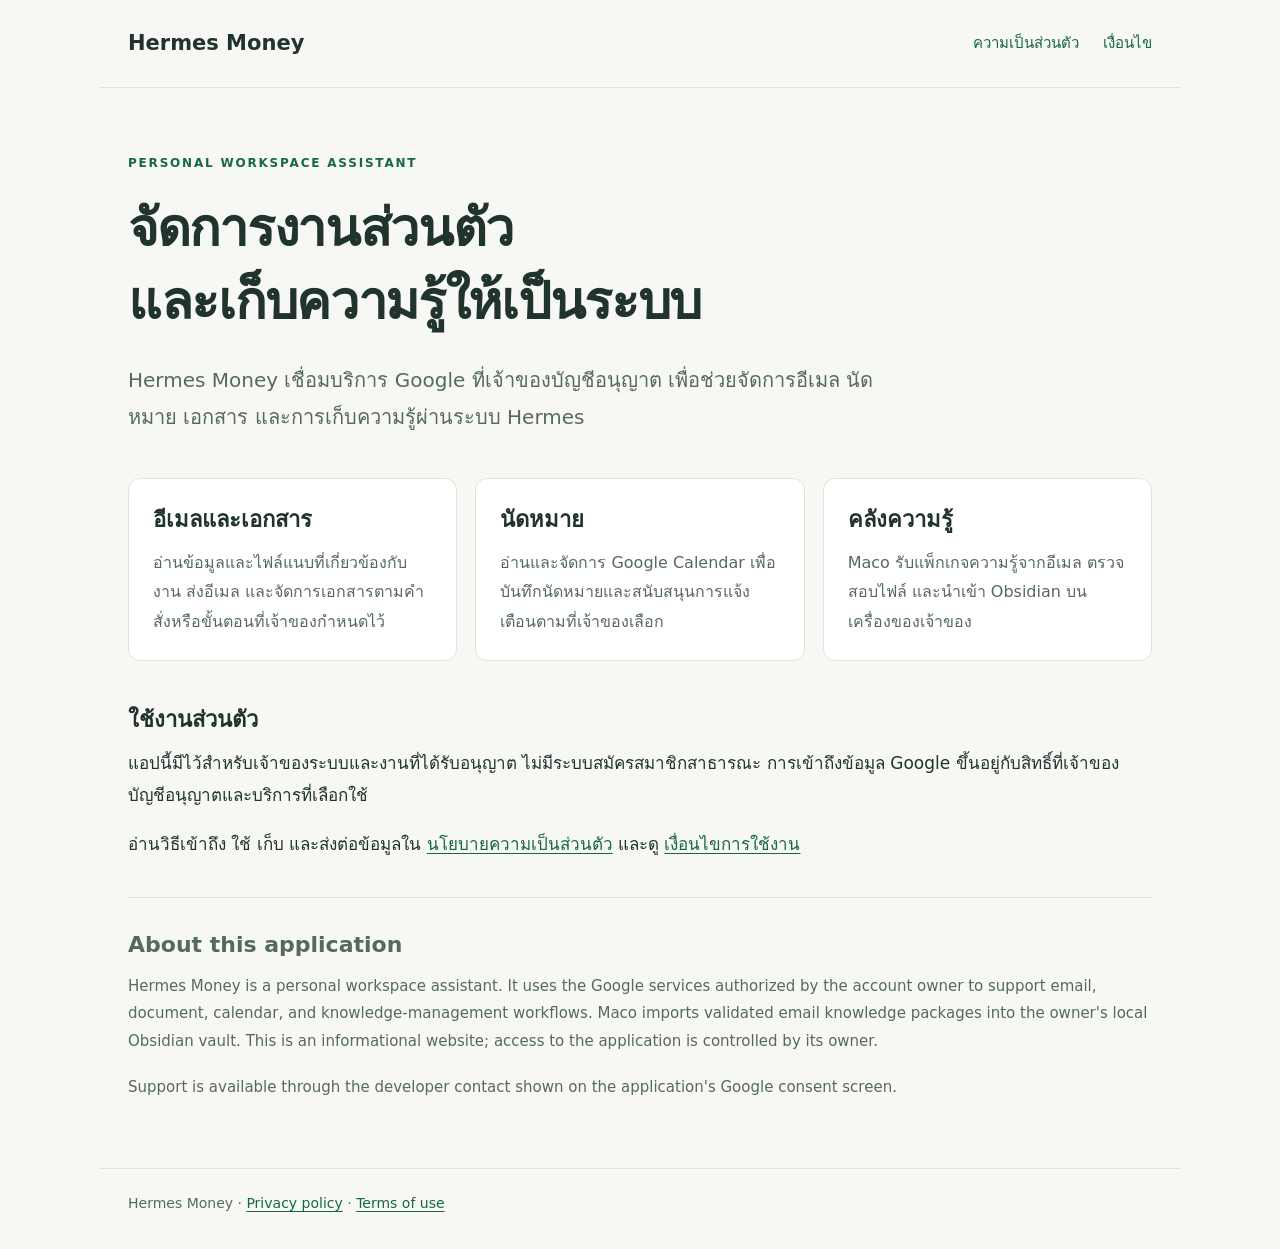
<file: index.html>
<!doctype html>
<html lang="th">
<head>
  <meta charset="utf-8">
  <meta name="viewport" content="width=device-width, initial-scale=1">
  <meta name="google-site-verification" content="17uPH4_ZYVOducevVGigbIBssFipfWUQ5KSOGWEFqD0">
  <meta name="description" content="ข้อมูลแอป Hermes Money ผู้ช่วยส่วนตัวสำหรับงาน Google Workspace และคลังความรู้">
  <title>Hermes Money — ผู้ช่วยส่วนตัว</title>
  <link rel="stylesheet" href="style.css">
</head>
<body>
  <header><a class="brand" href="./">Hermes Money</a><nav aria-label="หน้าข้อมูล"><a href="privacy/">ความเป็นส่วนตัว</a><a href="terms/">เงื่อนไข</a></nav></header>
  <main>
    <p class="eyebrow">PERSONAL WORKSPACE ASSISTANT</p>
    <h1>จัดการงานส่วนตัว<br>และเก็บความรู้ให้เป็นระบบ</h1>
    <p class="lead">Hermes Money เชื่อมบริการ Google ที่เจ้าของบัญชีอนุญาต เพื่อช่วยจัดการอีเมล นัดหมาย เอกสาร และการเก็บความรู้ผ่านระบบ Hermes</p>
    <section class="cards" aria-label="การทำงาน">
      <article><h2>อีเมลและเอกสาร</h2><p>อ่านข้อมูลและไฟล์แนบที่เกี่ยวข้องกับงาน ส่งอีเมล และจัดการเอกสารตามคำสั่งหรือขั้นตอนที่เจ้าของกำหนดไว้</p></article>
      <article><h2>นัดหมาย</h2><p>อ่านและจัดการ Google Calendar เพื่อบันทึกนัดหมายและสนับสนุนการแจ้งเตือนตามที่เจ้าของเลือก</p></article>
      <article><h2>คลังความรู้</h2><p>Maco รับแพ็กเกจความรู้จากอีเมล ตรวจสอบไฟล์ และนำเข้า Obsidian บนเครื่องของเจ้าของ</p></article>
    </section>
    <section><h2>ใช้งานส่วนตัว</h2><p>แอปนี้มีไว้สำหรับเจ้าของระบบและงานที่ได้รับอนุญาต ไม่มีระบบสมัครสมาชิกสาธารณะ การเข้าถึงข้อมูล Google ขึ้นอยู่กับสิทธิ์ที่เจ้าของบัญชีอนุญาตและบริการที่เลือกใช้</p><p>อ่านวิธีเข้าถึง ใช้ เก็บ และส่งต่อข้อมูลใน <a href="privacy/">นโยบายความเป็นส่วนตัว</a> และดู <a href="terms/">เงื่อนไขการใช้งาน</a></p></section>
    <section lang="en" class="english"><h2>About this application</h2><p>Hermes Money is a personal workspace assistant. It uses the Google services authorized by the account owner to support email, document, calendar, and knowledge-management workflows. Maco imports validated email knowledge packages into the owner's local Obsidian vault. This is an informational website; access to the application is controlled by its owner.</p><p>Support is available through the developer contact shown on the application's Google consent screen.</p></section>
  </main>
  <footer>Hermes Money · <a href="privacy/">Privacy policy</a> · <a href="terms/">Terms of use</a></footer>
</body>
</html>
</file>
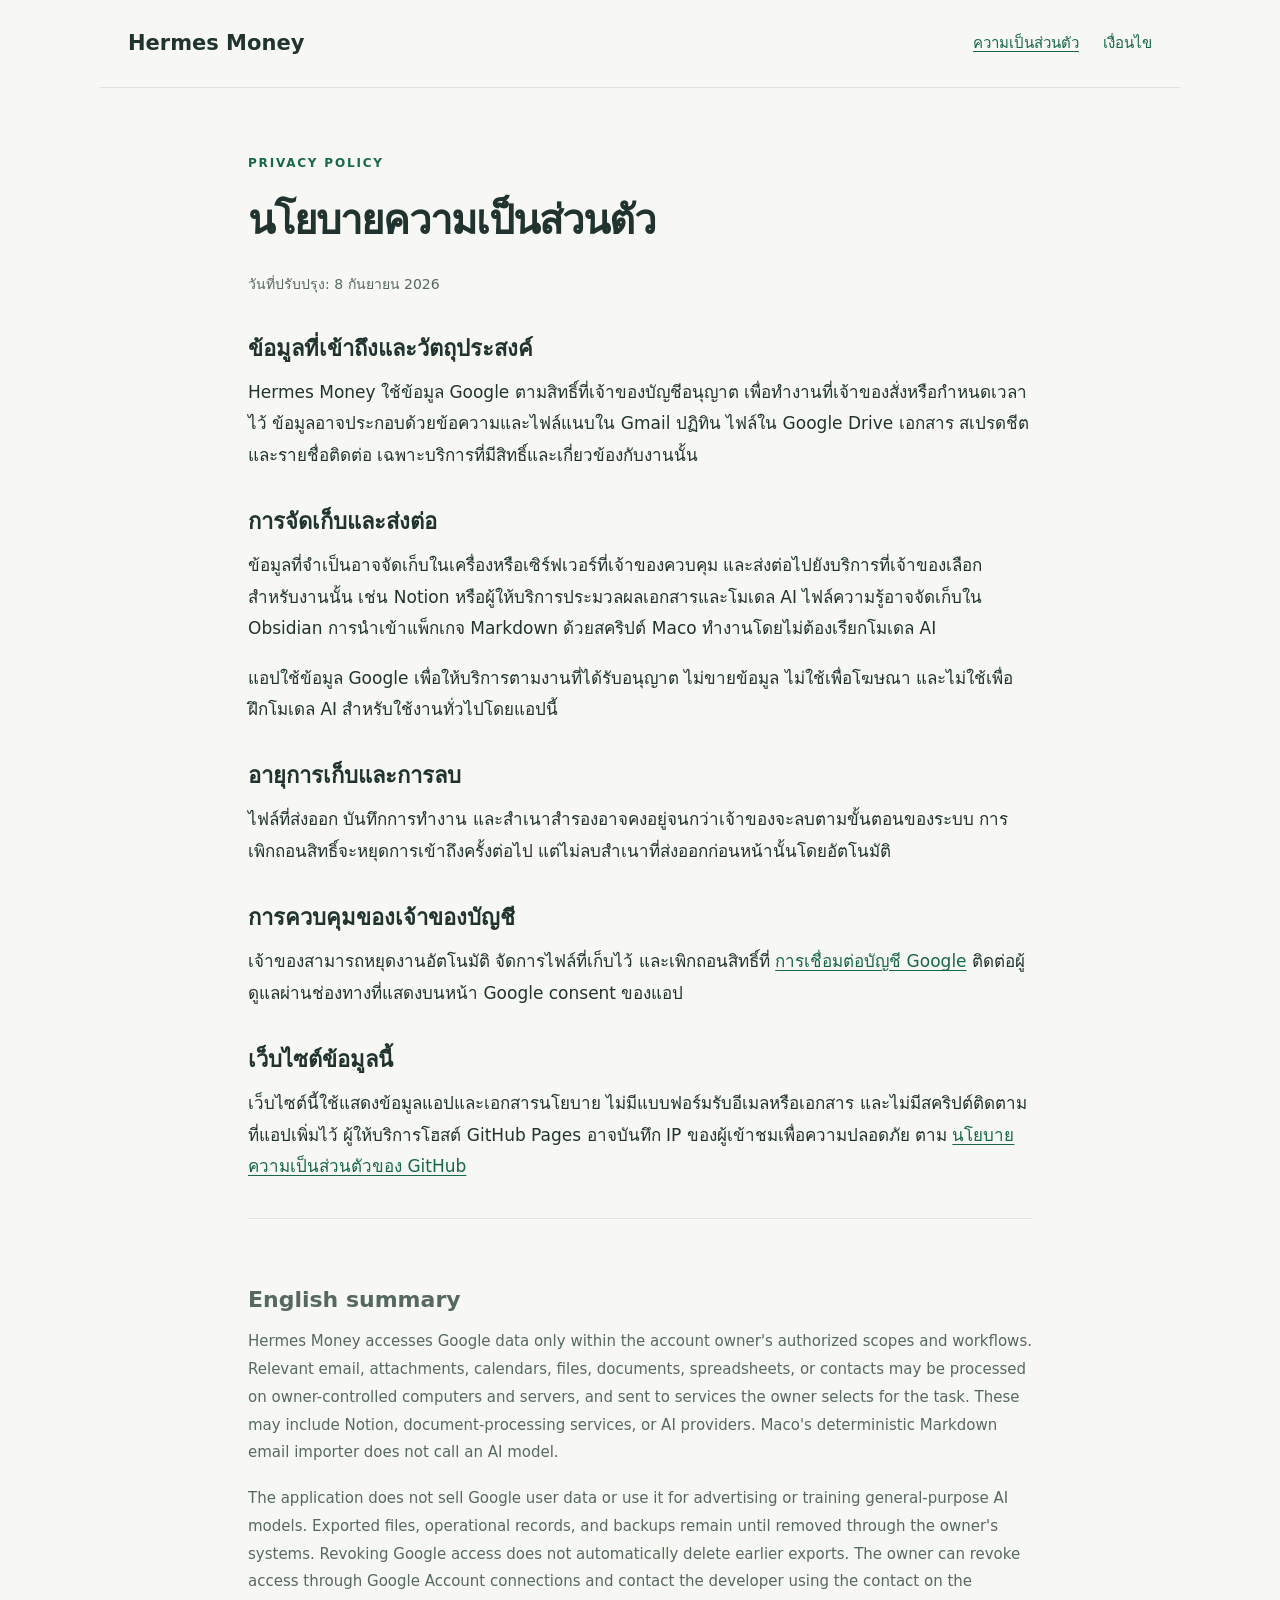
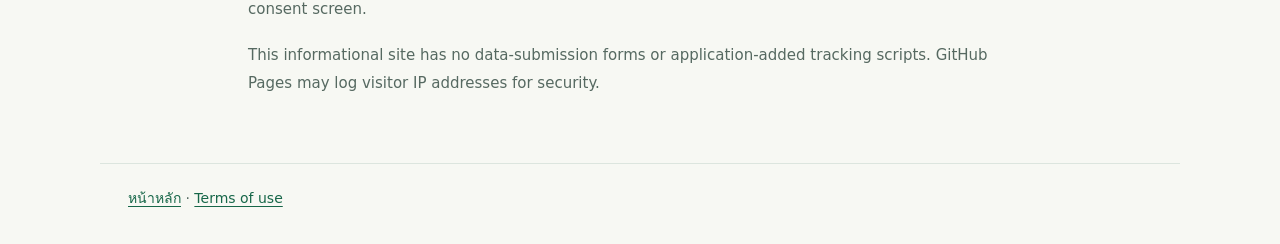
<file: privacy/index.html>
<!doctype html>
<html lang="th">
<head><meta charset="utf-8"><meta name="viewport" content="width=device-width, initial-scale=1"><title>นโยบายความเป็นส่วนตัว — Hermes Money</title><link rel="stylesheet" href="../style.css"></head>
<body>
  <header><a class="brand" href="../">Hermes Money</a><nav aria-label="หน้าข้อมูล"><a aria-current="page" href="./">ความเป็นส่วนตัว</a><a href="../terms/">เงื่อนไข</a></nav></header>
  <main class="document">
    <p class="eyebrow">PRIVACY POLICY</p><h1>นโยบายความเป็นส่วนตัว</h1><p class="muted">วันที่ปรับปรุง: 8 กันยายน 2026</p>
    <h2>ข้อมูลที่เข้าถึงและวัตถุประสงค์</h2><p>Hermes Money ใช้ข้อมูล Google ตามสิทธิ์ที่เจ้าของบัญชีอนุญาต เพื่อทำงานที่เจ้าของสั่งหรือกำหนดเวลาไว้ ข้อมูลอาจประกอบด้วยข้อความและไฟล์แนบใน Gmail ปฏิทิน ไฟล์ใน Google Drive เอกสาร สเปรดชีต และรายชื่อติดต่อ เฉพาะบริการที่มีสิทธิ์และเกี่ยวข้องกับงานนั้น</p>
    <h2>การจัดเก็บและส่งต่อ</h2><p>ข้อมูลที่จำเป็นอาจจัดเก็บในเครื่องหรือเซิร์ฟเวอร์ที่เจ้าของควบคุม และส่งต่อไปยังบริการที่เจ้าของเลือกสำหรับงานนั้น เช่น Notion หรือผู้ให้บริการประมวลผลเอกสารและโมเดล AI ไฟล์ความรู้อาจจัดเก็บใน Obsidian การนำเข้าแพ็กเกจ Markdown ด้วยสคริปต์ Maco ทำงานโดยไม่ต้องเรียกโมเดล AI</p><p>แอปใช้ข้อมูล Google เพื่อให้บริการตามงานที่ได้รับอนุญาต ไม่ขายข้อมูล ไม่ใช้เพื่อโฆษณา และไม่ใช้เพื่อฝึกโมเดล AI สำหรับใช้งานทั่วไปโดยแอปนี้</p>
    <h2>อายุการเก็บและการลบ</h2><p>ไฟล์ที่ส่งออก บันทึกการทำงาน และสำเนาสำรองอาจคงอยู่จนกว่าเจ้าของจะลบตามขั้นตอนของระบบ การเพิกถอนสิทธิ์จะหยุดการเข้าถึงครั้งต่อไป แต่ไม่ลบสำเนาที่ส่งออกก่อนหน้านั้นโดยอัตโนมัติ</p>
    <h2>การควบคุมของเจ้าของบัญชี</h2><p>เจ้าของสามารถหยุดงานอัตโนมัติ จัดการไฟล์ที่เก็บไว้ และเพิกถอนสิทธิ์ที่ <a href="https://myaccount.google.com/connections">การเชื่อมต่อบัญชี Google</a> ติดต่อผู้ดูแลผ่านช่องทางที่แสดงบนหน้า Google consent ของแอป</p>
    <h2>เว็บไซต์ข้อมูลนี้</h2><p>เว็บไซต์นี้ใช้แสดงข้อมูลแอปและเอกสารนโยบาย ไม่มีแบบฟอร์มรับอีเมลหรือเอกสาร และไม่มีสคริปต์ติดตามที่แอปเพิ่มไว้ ผู้ให้บริการโฮสต์ GitHub Pages อาจบันทึก IP ของผู้เข้าชมเพื่อความปลอดภัย ตาม <a href="https://docs.github.com/en/site-policy/privacy-policies/github-general-privacy-statement">นโยบายความเป็นส่วนตัวของ GitHub</a></p>
    <section lang="en" class="english"><h2>English summary</h2><p>Hermes Money accesses Google data only within the account owner's authorized scopes and workflows. Relevant email, attachments, calendars, files, documents, spreadsheets, or contacts may be processed on owner-controlled computers and servers, and sent to services the owner selects for the task. These may include Notion, document-processing services, or AI providers. Maco's deterministic Markdown email importer does not call an AI model.</p><p>The application does not sell Google user data or use it for advertising or training general-purpose AI models. Exported files, operational records, and backups remain until removed through the owner's systems. Revoking Google access does not automatically delete earlier exports. The owner can revoke access through Google Account connections and contact the developer using the contact on the consent screen.</p><p>This informational site has no data-submission forms or application-added tracking scripts. GitHub Pages may log visitor IP addresses for security.</p></section>
  </main>
  <footer><a href="../">หน้าหลัก</a> · <a href="../terms/">Terms of use</a></footer>
</body>
</html>
</file>
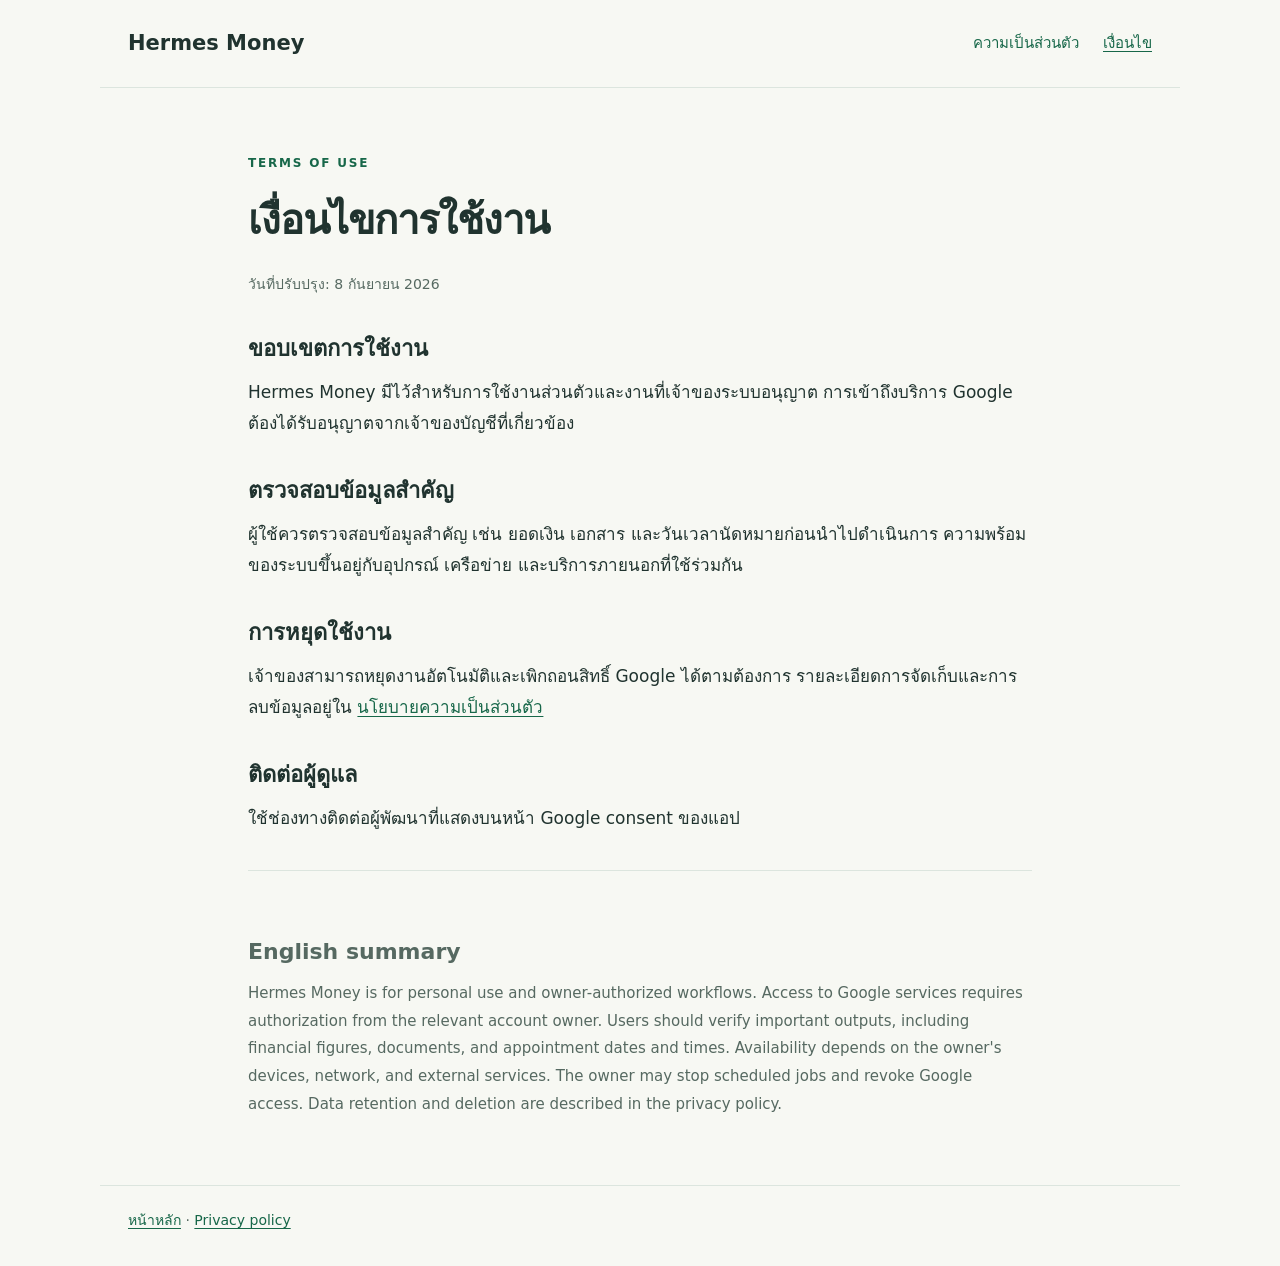
<file: terms/index.html>
<!doctype html>
<html lang="th">
<head><meta charset="utf-8"><meta name="viewport" content="width=device-width, initial-scale=1"><title>เงื่อนไขการใช้งาน — Hermes Money</title><link rel="stylesheet" href="../style.css"></head>
<body>
  <header><a class="brand" href="../">Hermes Money</a><nav aria-label="หน้าข้อมูล"><a href="../privacy/">ความเป็นส่วนตัว</a><a aria-current="page" href="./">เงื่อนไข</a></nav></header>
  <main class="document">
    <p class="eyebrow">TERMS OF USE</p><h1>เงื่อนไขการใช้งาน</h1><p class="muted">วันที่ปรับปรุง: 8 กันยายน 2026</p>
    <h2>ขอบเขตการใช้งาน</h2><p>Hermes Money มีไว้สำหรับการใช้งานส่วนตัวและงานที่เจ้าของระบบอนุญาต การเข้าถึงบริการ Google ต้องได้รับอนุญาตจากเจ้าของบัญชีที่เกี่ยวข้อง</p>
    <h2>ตรวจสอบข้อมูลสำคัญ</h2><p>ผู้ใช้ควรตรวจสอบข้อมูลสำคัญ เช่น ยอดเงิน เอกสาร และวันเวลานัดหมายก่อนนำไปดำเนินการ ความพร้อมของระบบขึ้นอยู่กับอุปกรณ์ เครือข่าย และบริการภายนอกที่ใช้ร่วมกัน</p>
    <h2>การหยุดใช้งาน</h2><p>เจ้าของสามารถหยุดงานอัตโนมัติและเพิกถอนสิทธิ์ Google ได้ตามต้องการ รายละเอียดการจัดเก็บและการลบข้อมูลอยู่ใน <a href="../privacy/">นโยบายความเป็นส่วนตัว</a></p>
    <h2>ติดต่อผู้ดูแล</h2><p>ใช้ช่องทางติดต่อผู้พัฒนาที่แสดงบนหน้า Google consent ของแอป</p>
    <section lang="en" class="english"><h2>English summary</h2><p>Hermes Money is for personal use and owner-authorized workflows. Access to Google services requires authorization from the relevant account owner. Users should verify important outputs, including financial figures, documents, and appointment dates and times. Availability depends on the owner's devices, network, and external services. The owner may stop scheduled jobs and revoke Google access. Data retention and deletion are described in the privacy policy.</p></section>
  </main>
  <footer><a href="../">หน้าหลัก</a> · <a href="../privacy/">Privacy policy</a></footer>
</body>
</html>
</file>
<file: style.css>
:root{color-scheme:light;--ink:#20332f;--muted:#566961;--accent:#176749;--line:#dce5de;--paper:#f7f8f3}*{box-sizing:border-box}body{margin:0;background:var(--paper);color:var(--ink);font-family:system-ui,-apple-system,"Thonburi",sans-serif;font-size:17px;line-height:1.85}a{color:var(--accent);text-underline-offset:.2em}a:focus-visible{outline:3px solid #d4a647;outline-offset:5px;border-radius:2px}header,main,footer{max-width:1080px;margin:auto;padding-left:28px;padding-right:28px}header{display:flex;justify-content:space-between;align-items:center;gap:20px;padding-top:24px;padding-bottom:24px;border-bottom:1px solid var(--line)}.brand{font-weight:750;font-size:21px;text-decoration:none;color:var(--ink)}nav{display:flex;gap:24px;font-size:15px}nav a{text-decoration:none}nav a[aria-current=page]{text-decoration:underline}main{padding-top:64px;padding-bottom:48px}.eyebrow{color:var(--accent);font-size:12px;font-weight:750;letter-spacing:.15em}h1{font-size:clamp(30px,4.5vw,52px);line-height:1.4;letter-spacing:-.025em;margin:18px 0 24px}h2{font-size:22px;line-height:1.5;margin:0 0 12px}.lead{max-width:780px;font-size:20px;color:var(--muted)}p{margin:0 0 18px}.cards{display:grid;grid-template-columns:repeat(3,1fr);gap:18px;margin:42px 0}article{border:1px solid var(--line);border-radius:12px;background:#fff;padding:24px}article p{font-size:16px;color:var(--muted);margin-bottom:0}section{margin-top:36px}.english{border-top:1px solid var(--line);padding-top:30px;color:var(--muted);font-size:15px}.document{max-width:840px}.document h2{margin-top:34px}.document h1{font-size:40px}.muted{color:var(--muted);font-size:14px}footer{border-top:1px solid var(--line);padding-top:22px;padding-bottom:32px;color:var(--muted);font-size:14px}@media(max-width:700px){header{align-items:flex-start;flex-direction:column;gap:10px}header,main,footer{padding-left:20px;padding-right:20px}main{padding-top:36px}.cards{grid-template-columns:1fr;gap:14px}.lead{font-size:18px}.document h1{font-size:30px}nav{gap:20px}article{padding:20px}}
</file>
